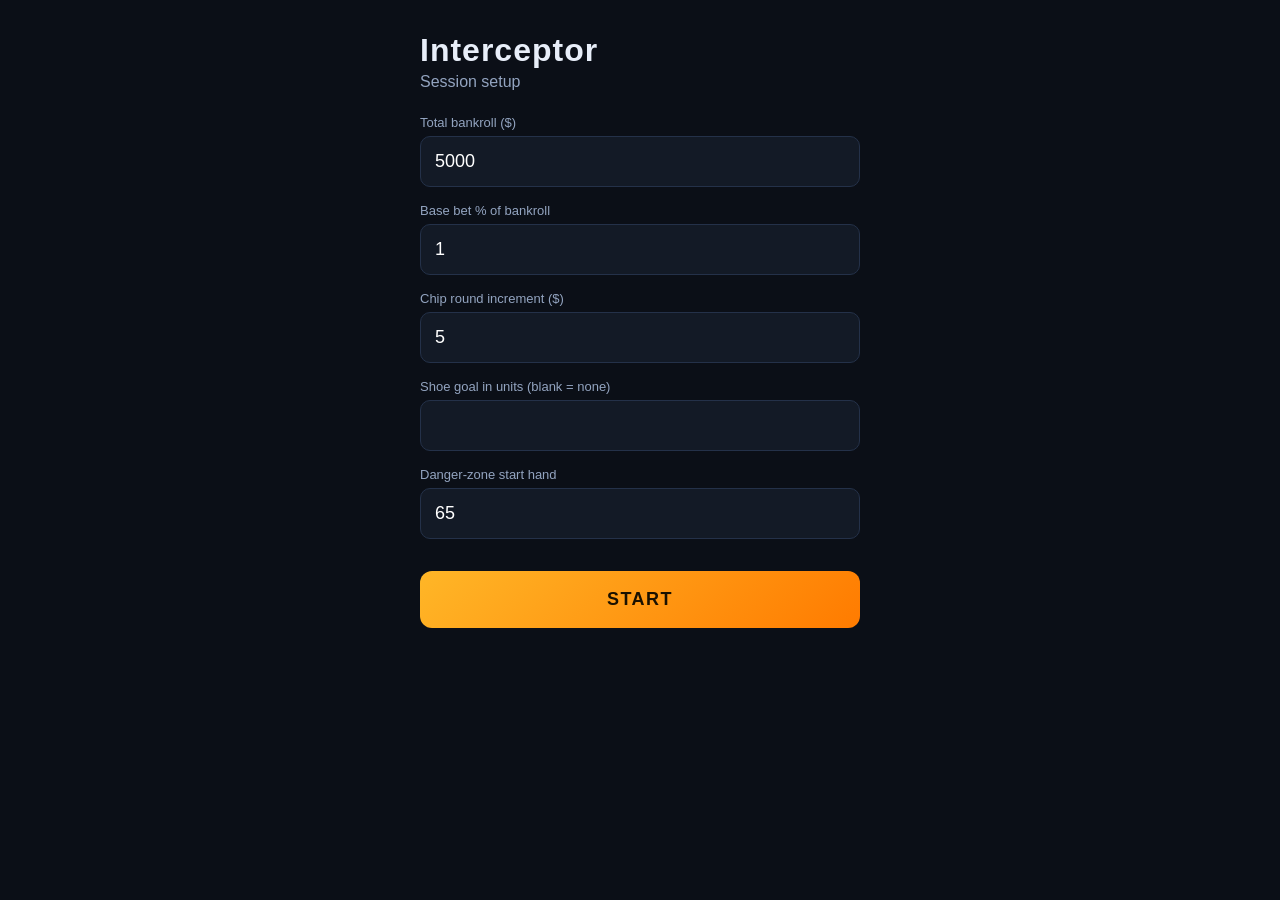
<file: index.html>
<!doctype html>
<html lang="en">
  <head>
    <meta charset="UTF-8" />
    <meta name="viewport" content="width=device-width,initial-scale=1,viewport-fit=cover,user-scalable=no" />
    <meta name="theme-color" content="#0b0f17" />
    <meta name="apple-mobile-web-app-capable" content="yes" />
    <meta name="apple-mobile-web-app-status-bar-style" content="black-translucent" />
    <meta name="apple-mobile-web-app-title" content="Interceptor" />
    <link rel="manifest" href="./manifest.webmanifest" />
    <link rel="apple-touch-icon" href="./icon-192.png" />
    <title>Baccarat Interceptor</title>
    <script type="module" crossorigin src="./assets/index-CMxdxtvu.js"></script>
    <link rel="stylesheet" crossorigin href="./assets/index-CfdN4YL1.css">
  </head>
  <body>
    <div id="root"></div>
  </body>
</html>
</file>
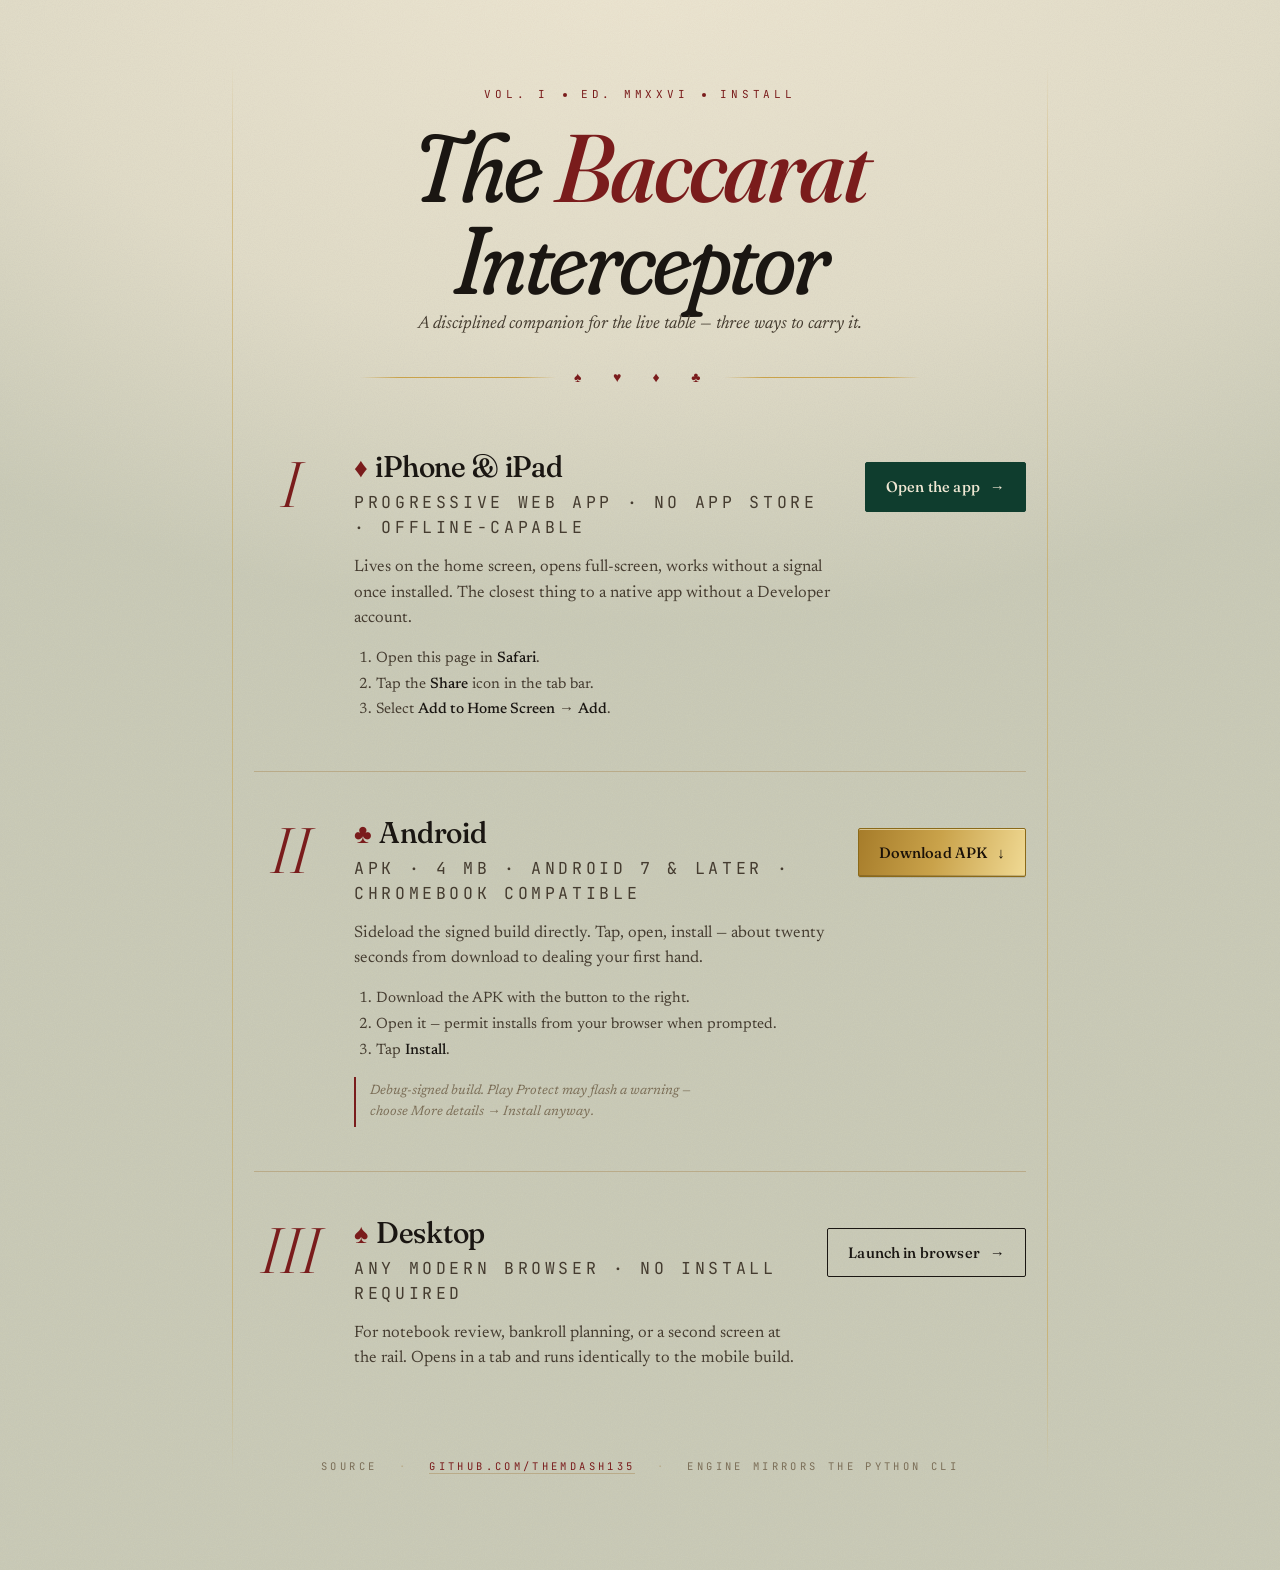
<file: install.html>
<!doctype html>
<html lang="en">
<head>
<meta charset="UTF-8" />
<meta name="viewport" content="width=device-width,initial-scale=1,viewport-fit=cover" />
<meta name="theme-color" content="#0f3d2e" />
<title>The Baccarat Interceptor — Install</title>
<link rel="icon" href="./icon-192.png" />

<link rel="preconnect" href="https://fonts.googleapis.com">
<link rel="preconnect" href="https://fonts.gstatic.com" crossorigin>
<link href="https://fonts.googleapis.com/css2?family=Fraunces:ital,opsz,wght,SOFT@0,9..144,300..900,0..100;1,9..144,300..900,0..100&family=Newsreader:ital,opsz,wght@0,6..72,300..700;1,6..72,300..700&family=JetBrains+Mono:wght@400;500&display=swap" rel="stylesheet">

<style>
:root{
  /* Salon palette — bone paper on felt, brass + oxblood accents */
  --paper:       #efe7d3;
  --paper-deep:  #e6dcc4;
  --paper-edge:  #d9cfb4;
  --ink:         #1a1612;
  --ink-soft:    #453c30;
  --ink-dim:     #7b6e57;
  --felt:        #0f3d2e;
  --felt-deep:   #082418;
  --oxblood:     #7a1c1c;
  --oxblood-hi:  #a02828;
  --brass:       #c9a24a;
  --brass-hi:    #e7c778;
  --rule:        #b9ab89;
}
*{box-sizing:border-box}
html,body{margin:0;padding:0}
html{background:var(--felt-deep)}
body{
  font-family:"Newsreader",Georgia,"Times New Roman",serif;
  font-size:17px; line-height:1.55;
  color:var(--ink);
  background:
    /* soft vignette */
    radial-gradient(1100px 700px at 50% -5%, rgba(0,0,0,0) 0%, rgba(15,61,46,.06) 60%, rgba(15,61,46,.16) 100%),
    var(--paper);
  min-height:100vh;
  /* Subtle paper grain via layered noise (SVG turbulence) */
  background-image:
    url("data:image/svg+xml;utf8,<svg xmlns='http://www.w3.org/2000/svg' width='220' height='220'><filter id='n'><feTurbulence type='fractalNoise' baseFrequency='0.92' numOctaves='2' stitchTiles='stitch'/><feColorMatrix values='0 0 0 0 0.09  0 0 0 0 0.08  0 0 0 0 0.06  0 0 0 0.05 0'/></filter><rect width='100%' height='100%' filter='url(%23n)'/></svg>"),
    radial-gradient(1100px 700px at 50% -5%, rgba(0,0,0,0) 0%, rgba(15,61,46,.06) 60%, rgba(15,61,46,.16) 100%);
  background-color:var(--paper);
  background-repeat:repeat,no-repeat;
}

/* ═══════ Page frame ═══════ */
.page{
  max-width:860px; margin:0 auto;
  padding:64px 44px 96px;
  position:relative;
}
.page::before, .page::after{
  /* Brass rules on left/right edges, long-form editorial feel */
  content:""; position:absolute; top:64px; bottom:96px; width:1px;
  background:linear-gradient(to bottom, transparent, var(--brass) 10%, var(--brass) 90%, transparent);
  opacity:.55;
}
.page::before{ left:22px } .page::after{ right:22px }

/* ═══════ Masthead ═══════ */
.masthead{ text-align:center; padding-top:18px; padding-bottom:6px }
.eyebrow{
  font-family:"JetBrains Mono",ui-monospace,monospace;
  font-size:11px; letter-spacing:.34em; text-transform:uppercase;
  color:var(--oxblood);
  display:inline-flex; align-items:center; gap:14px;
}
.eyebrow .dot{ width:4px; height:4px; background:var(--oxblood); border-radius:50% }

.title{
  font-family:"Fraunces",serif;
  font-variation-settings: "opsz" 144, "SOFT" 100, "wght" 400;
  font-weight:400;
  font-size:clamp(54px, 8.5vw, 96px);
  line-height:.95;
  letter-spacing:-.025em;
  margin:14px 0 6px;
  color:var(--ink);
  font-style:italic;
}
.title em{ font-style:italic; color:var(--oxblood); font-variation-settings: "opsz" 144, "SOFT" 20, "wght" 500 }
.sub{
  font-family:"Newsreader",serif;
  font-size:18px; color:var(--ink-soft);
  font-style:italic;
  margin:6px 0 0;
}

/* Ornamental rule — brass line with suit in center */
.ornament{
  display:flex; align-items:center; justify-content:center;
  gap:18px; margin:28px auto 0; max-width:560px;
}
.ornament .line{
  flex:1; height:1px;
  background:linear-gradient(to right, transparent, var(--brass) 20%, var(--brass) 80%, transparent);
}
.ornament .suit{
  color:var(--oxblood); font-size:14px; letter-spacing:.4em;
  font-family:"Fraunces",serif;
}

/* ═══════ Entries ═══════ */
.entries{ margin-top:56px; display:flex; flex-direction:column; gap:44px }

.entry{
  display:grid;
  grid-template-columns: 72px 1fr auto;
  gap:28px;
  align-items:start;
  position:relative;
  opacity:0;
  animation:rise .9s cubic-bezier(.2,.65,.25,1) forwards;
}
.entry:nth-child(1){ animation-delay:.10s }
.entry:nth-child(2){ animation-delay:.22s }
.entry:nth-child(3){ animation-delay:.34s }

.entry + .entry{ border-top:1px solid var(--rule); padding-top:44px }

.numeral{
  font-family:"Fraunces",serif;
  font-variation-settings:"opsz" 144, "SOFT" 0, "wght" 300;
  font-size:64px; line-height:1;
  color:var(--oxblood);
  font-style:italic;
  text-align:center;
  padding-top:2px;
  user-select:none;
}
.entry-body h2{
  font-family:"Fraunces",serif;
  font-variation-settings:"opsz" 72, "SOFT" 40, "wght" 500;
  font-size:30px; line-height:1.12;
  margin:0 0 6px; color:var(--ink);
  letter-spacing:-.01em;
}
.entry-body h2 .suit{ color:var(--oxblood); margin-right:8px; font-size:.9em }
.meta{
  font-family:"JetBrains Mono",monospace;
  font-size:10.5px; letter-spacing:.22em; text-transform:uppercase;
  color:var(--ink-dim);
  margin:0 0 14px;
}
.entry-body p{
  margin:0 0 14px; color:var(--ink-soft);
  font-size:16.5px; max-width:54ch;
}
.entry-body ol{
  margin:0 0 4px; padding-left:22px;
  color:var(--ink-soft); font-size:15px; line-height:1.72;
}
.entry-body ol li strong{ color:var(--ink); font-weight:500 }

.actions{ padding-top:12px; display:flex; flex-direction:column; gap:8px }

/* ═══════ Buttons ═══════ */
.btn{
  display:inline-flex; align-items:center; gap:10px;
  font-family:"Fraunces",serif;
  font-variation-settings:"opsz" 48, "SOFT" 20, "wght" 500;
  font-size:15px; letter-spacing:.01em;
  padding:12px 20px; border-radius:2px;
  text-decoration:none;
  background:var(--ink); color:var(--paper);
  border:1px solid var(--ink);
  transition:transform .18s ease, background .18s, color .18s;
  white-space:nowrap;
}
.btn:hover{ transform:translateY(-2px) }
.btn .arrow{ transition:transform .25s ease }
.btn:hover .arrow{ transform:translateX(4px) }

.btn--felt{ background:var(--felt); border-color:var(--felt); color:var(--paper) }
.btn--felt:hover{ background:var(--felt-deep) }

/* Brass-foil APK button — moving sheen */
.btn--brass{
  background:
    linear-gradient(105deg,
      #a67c2a 0%, #c9a24a 22%, #f1db96 48%, #c9a24a 68%, #8f6a1e 100%);
  background-size: 220% 100%;
  background-position: 0% 50%;
  color:#1a1108;
  border:1px solid #8a6919;
  box-shadow:
    inset 0 1px 0 rgba(255,250,220,.55),
    inset 0 -1px 0 rgba(0,0,0,.18),
    0 1px 0 rgba(0,0,0,.10);
  transition:background-position .9s ease, transform .18s ease;
}
.btn--brass:hover{ background-position: 100% 50%; transform:translateY(-2px) }

.btn--ghost{
  background:transparent; color:var(--ink);
  border:1px solid var(--ink);
}
.btn--ghost:hover{ background:var(--ink); color:var(--paper) }

/* ═══════ Aside notes ═══════ */
.aside{
  margin-top:14px;
  font-family:"Newsreader",serif; font-style:italic;
  font-size:13.5px; color:var(--ink-dim);
  border-left:2px solid var(--oxblood);
  padding:4px 0 4px 14px;
  max-width:46ch;
}

/* ═══════ Colophon ═══════ */
.colophon{
  margin-top:72px; text-align:center;
  font-family:"JetBrains Mono",monospace;
  font-size:10.5px; letter-spacing:.32em; text-transform:uppercase;
  color:var(--ink-dim);
}
.colophon a{ color:var(--oxblood); text-decoration:none; border-bottom:1px solid var(--rule) }
.colophon a:hover{ color:var(--ink) }
.colophon .sep{ margin:0 12px; color:var(--rule) }

@keyframes rise{
  from{ opacity:0; transform:translateY(14px) }
  to{   opacity:1; transform:translateY(0) }
}
@media (prefers-reduced-motion:reduce){
  .entry{ animation:none; opacity:1 }
  .btn--brass{ transition:none }
}

/* ═══════ Mobile ═══════ */
@media (max-width:620px){
  .page{ padding:40px 20px 64px }
  .page::before, .page::after{ display:none }
  .entry{ grid-template-columns: 48px 1fr; }
  .actions{ grid-column: 1 / -1; padding-top:4px; flex-direction:row; flex-wrap:wrap }
  .numeral{ font-size:44px }
  .entry-body h2{ font-size:24px }
  .title{ font-size:48px }
}
</style>
</head>
<body>
<main class="page">

  <header class="masthead">
    <div class="eyebrow">
      <span>Vol. I</span><span class="dot"></span>
      <span>Ed. MMXXVI</span><span class="dot"></span>
      <span>Install</span>
    </div>
    <h1 class="title">The <em>Baccarat</em><br/>Interceptor</h1>
    <p class="sub">A disciplined companion for the live table — three ways to carry it.</p>
    <div class="ornament" aria-hidden="true">
      <span class="line"></span>
      <span class="suit">♠ &nbsp; ♥ &nbsp; ♦ &nbsp; ♣</span>
      <span class="line"></span>
    </div>
  </header>

  <section class="entries">

    <!-- I — iPhone -->
    <article class="entry">
      <div class="numeral">I</div>
      <div class="entry-body">
        <h2><span class="suit">♦</span>iPhone &amp; iPad</h2>
        <p class="meta">Progressive Web App · no App Store · offline-capable</p>
        <p>Lives on the home screen, opens full-screen, works without a signal once installed. The closest thing to a native app without a Developer account.</p>
        <ol>
          <li>Open this page in <strong>Safari</strong>.</li>
          <li>Tap the <strong>Share</strong> icon in the tab bar.</li>
          <li>Select <strong>Add to Home Screen</strong> &rarr; <strong>Add</strong>.</li>
        </ol>
      </div>
      <div class="actions">
        <a class="btn btn--felt" href="./">Open the app <span class="arrow">→</span></a>
      </div>
    </article>

    <!-- II — Android -->
    <article class="entry">
      <div class="numeral">II</div>
      <div class="entry-body">
        <h2><span class="suit">♣</span>Android</h2>
        <p class="meta">APK · 4 MB · Android 7 &amp; later · Chromebook compatible</p>
        <p>Sideload the signed build directly. Tap, open, install — about twenty seconds from download to dealing your first hand.</p>
        <ol>
          <li>Download the APK with the button to the right.</li>
          <li>Open it — permit installs from your browser when prompted.</li>
          <li>Tap <strong>Install</strong>.</li>
        </ol>
        <div class="aside">
          Debug-signed build. Play Protect may flash a warning — choose <em>More details → Install anyway</em>.
        </div>
      </div>
      <div class="actions">
        <a class="btn btn--brass"
           href="https://github.com/themdash135/baccarat-interceptor/releases/latest/download/BaccaratInterceptor.apk">
           Download APK <span class="arrow">↓</span>
        </a>
      </div>
    </article>

    <!-- III — Desktop -->
    <article class="entry">
      <div class="numeral">III</div>
      <div class="entry-body">
        <h2><span class="suit">♠</span>Desktop</h2>
        <p class="meta">Any modern browser · no install required</p>
        <p>For notebook review, bankroll planning, or a second screen at the rail. Opens in a tab and runs identically to the mobile build.</p>
      </div>
      <div class="actions">
        <a class="btn btn--ghost" href="./">Launch in browser <span class="arrow">→</span></a>
      </div>
    </article>

  </section>

  <footer class="colophon">
    <span>Source</span>
    <span class="sep">·</span>
    <a href="https://github.com/themdash135/baccarat-interceptor">github.com/themdash135</a>
    <span class="sep">·</span>
    <span>Engine mirrors the Python CLI</span>
  </footer>

</main>
</body>
</html>
</file>
<file: assets/index-CfdN4YL1.css>
*{box-sizing:border-box;-webkit-tap-highlight-color:transparent}html,body,#root{margin:0;padding:0;height:100%;background:#0b0f17;color:#e8eef9;font-family:-apple-system,BlinkMacSystemFont,Segoe UI,Roboto,sans-serif;overscroll-behavior:none;user-select:none;-webkit-user-select:none}input,button{font:inherit;color:inherit}.setup{padding:32px 20px;max-width:480px;margin:0 auto}.setup h1{font-size:32px;margin:0 0 4px;letter-spacing:1px}.setup .sub{color:#93a4c0;margin:0 0 24px}.setup label{display:flex;flex-direction:column;gap:6px;margin-bottom:16px;font-size:13px;color:#93a4c0}.setup input{background:#131a26;border:1px solid #243149;border-radius:10px;padding:14px;color:#fff;font-size:18px}button.primary{background:linear-gradient(135deg,#ffb627,#ff7b00);color:#1a1100;border:none;border-radius:12px;font-weight:700}button.big{width:100%;padding:18px;font-size:18px;letter-spacing:1.5px;margin-top:16px}.app{display:flex;flex-direction:column;min-height:100%;padding:env(safe-area-inset-top) 12px calc(164px + env(safe-area-inset-bottom));gap:10px}.head{display:flex;justify-content:space-between;align-items:center;padding:6px 4px}.workspace{display:grid;grid-template-columns:minmax(0,1fr) 220px;gap:10px;align-items:stretch;min-height:0}.main-col{display:flex;flex-direction:column;gap:10px;min-width:0}.muted{color:#93a4c0;font-size:13px}.muted.small{font-size:11px}.ghost{background:transparent;border:1px solid #2a3a55;color:#cdd6e6;padding:8px 12px;border-radius:8px}.call{background:#131a26;border-radius:18px;padding:18px;text-align:center;border:2px solid #243149;min-height:178px}.call.banker{border-color:#d04c4c;box-shadow:0 0 24px #d04c4c40}.call.player{border-color:#4c8cd0;box-shadow:0 0 24px #4c8cd040}.call.wait{border-color:#2a3a55}.action{font-size:14px;letter-spacing:4px;color:#93a4c0}.side{font-size:38px;font-weight:800;letter-spacing:2px;margin:6px 0 2px}.amount{font-size:56px;font-weight:800;line-height:1}.meta{color:#93a4c0;font-size:12px;margin-top:8px;letter-spacing:1px}.alerts{display:flex;gap:8px;flex-wrap:wrap;min-height:29px}.alert{background:#ffb627;color:#1a1100;padding:6px 10px;border-radius:8px;font-size:12px;font-weight:700}.stats{display:grid;grid-template-columns:1fr 1fr 1fr;gap:8px}.stats>div{background:#131a26;border-radius:12px;padding:10px;display:flex;flex-direction:column;gap:2px;min-width:0}.stats .lbl{color:#93a4c0;font-size:11px}.stats .val{font-size:16px;font-weight:700;overflow:hidden;text-overflow:ellipsis;white-space:nowrap}.stats .val.small{font-size:12px}.pos{color:#4ade80}.neg{color:#f87171}.history{background:#131a26;border-radius:12px;padding:10px}.hist-row{display:flex;gap:4px;flex-wrap:wrap;margin-top:6px}.pill{display:inline-flex;align-items:center;justify-content:center;width:26px;height:26px;border-radius:50%;font-size:12px;font-weight:700}.pill.banker{background:#d04c4c;color:#fff}.pill.player{background:#4c8cd0;color:#fff}.pill.tie{background:#4ade80;color:#082}.wl-panel{background:#131a26;border:1px solid #243149;border-radius:12px;padding:14px 12px;min-height:0;max-height:calc(100vh - 178px);overflow:hidden;display:flex;flex-direction:column}.wl-title{color:#93a4c0;font-size:11px;font-weight:800;letter-spacing:2px;margin-bottom:8px}.wl-summary{font-size:13px;font-weight:800;margin-bottom:10px}.wl-head{display:grid;grid-template-columns:1fr 1fr;gap:12px;border-top:1px solid #243149;border-bottom:1px solid #243149;padding:8px 0;color:#93a4c0;font-weight:800;text-align:center}.wl-head span:first-child{color:#4ade80}.wl-head span:last-child{color:#f87171}.wl-list{overflow-y:auto;padding-top:8px;min-height:42px}.wl-row{display:grid;grid-template-columns:1fr 1fr;gap:12px;min-height:22px;align-items:center;font-size:12px;font-weight:800}.wl-win{color:#4ade80;text-align:right}.wl-loss{color:#f87171;text-align:left}.pad{position:fixed;left:12px;right:12px;bottom:env(safe-area-inset-bottom);display:grid;grid-template-columns:1fr 1fr 1fr;grid-template-rows:64px 52px;gap:8px;margin-top:0;background:#0b0f17;padding:8px 0 12px;z-index:20}.hand-btn{padding:0;border-radius:14px;border:none;font-size:22px;font-weight:800;letter-spacing:1px}.hand-btn.banker{background:#d04c4c;color:#fff}.hand-btn.player{background:#4c8cd0;color:#fff}.hand-btn.tie{background:#4ade80;color:#082}.hand-btn.ghost{background:#131a26;color:#cdd6e6;border:1px solid #2a3a55;font-size:14px}.pad .hand-btn:nth-child(4){grid-column:1 / span 1}.pad .hand-btn:nth-child(5){grid-column:2 / span 2}button:active{transform:scale(.97)}@media (max-width: 760px){.workspace{grid-template-columns:1fr}.wl-panel{max-height:170px}}
</file>
